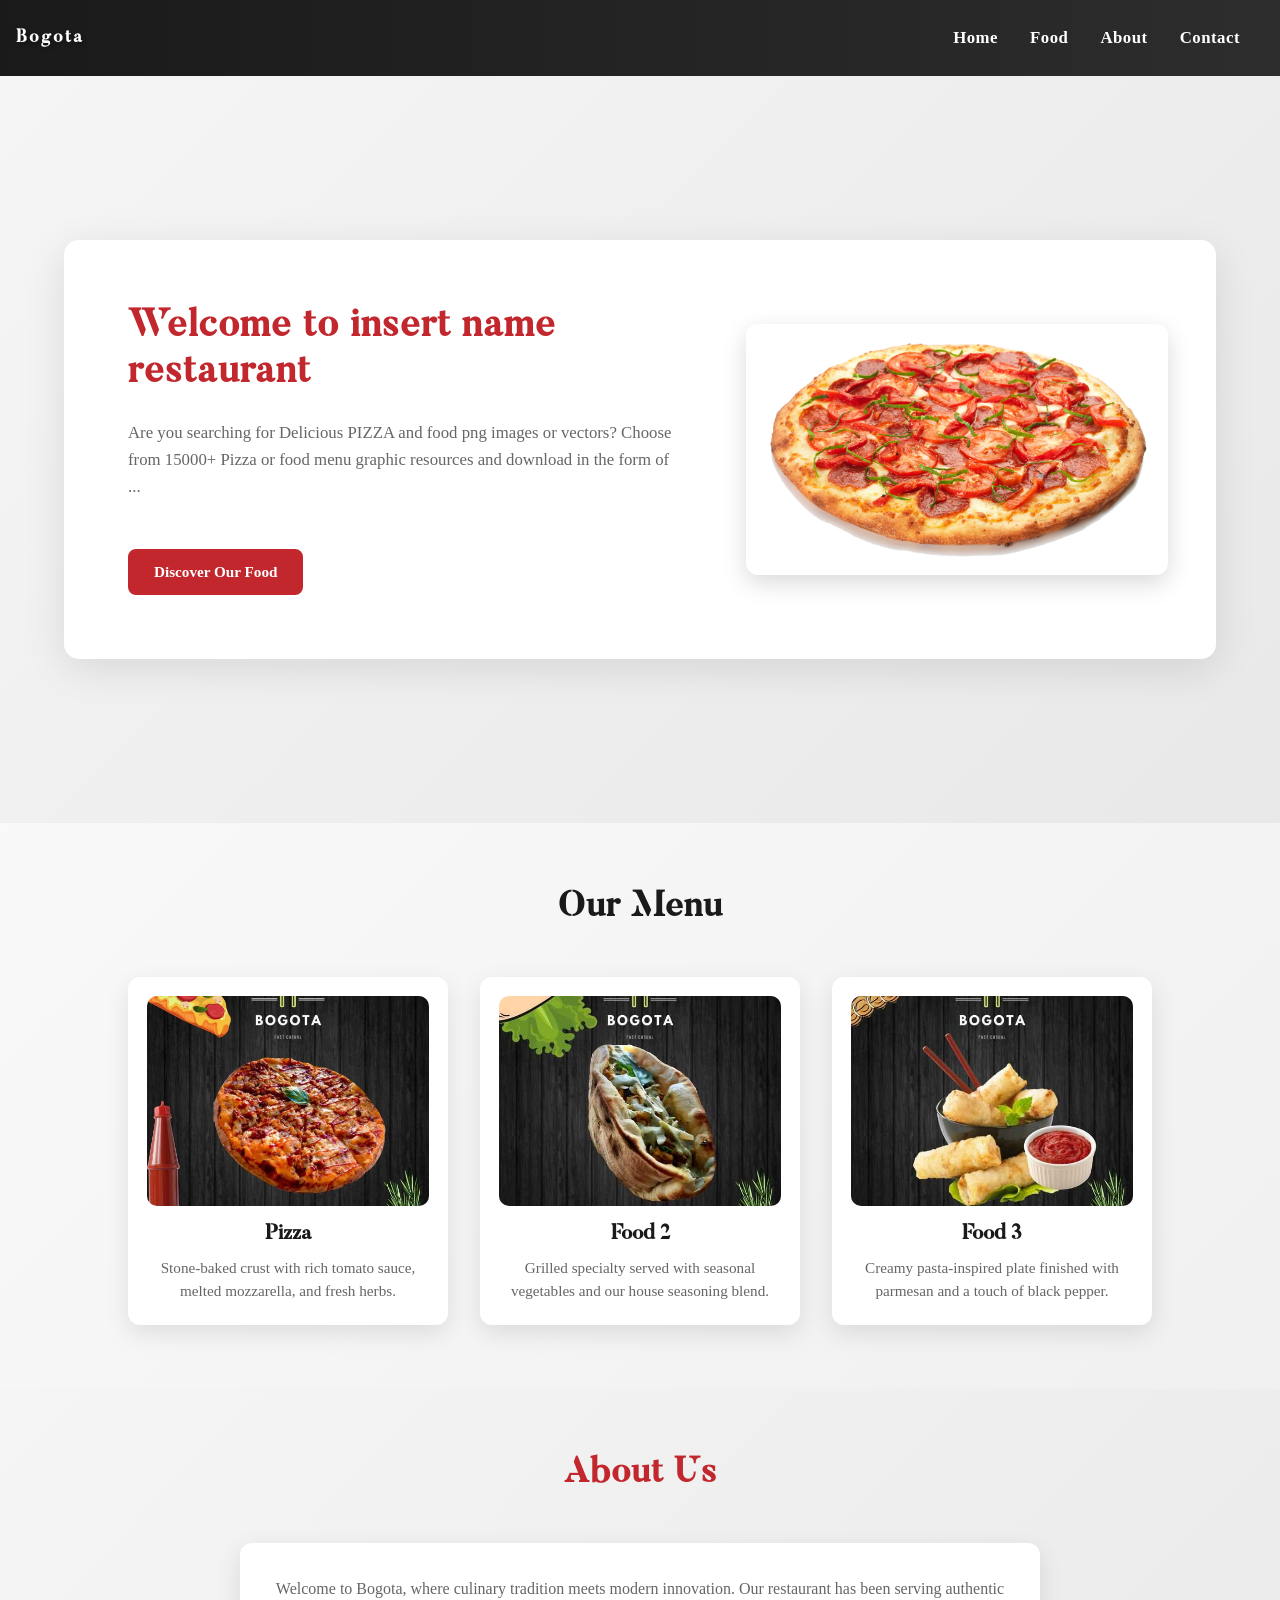
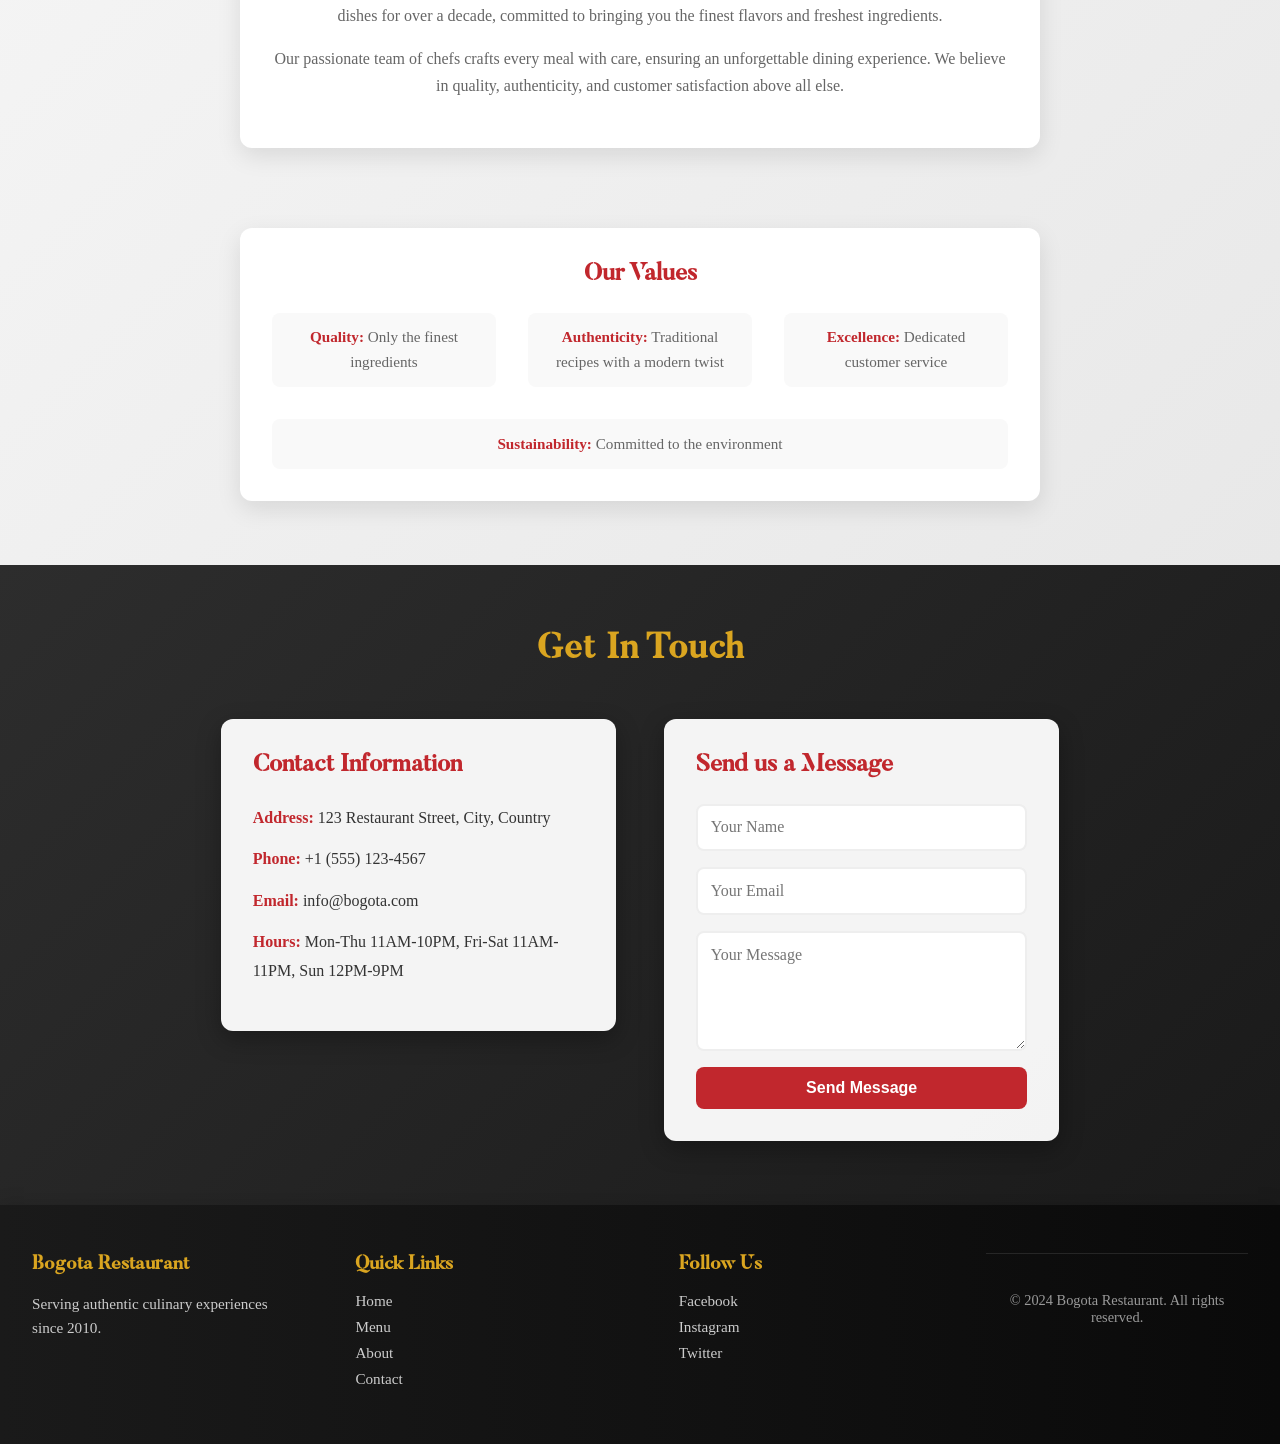
<file: html/index.html>
<!DOCTYPE html>
<html lang="en">
<head>
    <meta charset="UTF-8">
    <meta name="viewport" content="width=device-width, initial-scale=1.0">
    <link rel="stylesheet" href="../scss/style.css">
    <title>Document</title>
</head>

<body>
    
    
    <nav class="start">
        <header class="titre">Bogota</header>
        <nav class="nav1">
            <ul>
                <li><a href="">Home</a></li>
                <li><a href="">Food</a></li>
                <li><a href="">About</a></li>
                <li><a href="">Contact</a></li>
            </ul>
        </nav>
    </nav>
    <main class="page">
    <div class="content">
        <section>
            <h1 class="welcome-hero">Welcome to insert name restaurant</h1>
            <p>Are you searching for Delicious PIZZA and food png images or vectors? Choose from 15000+ Pizza or food menu graphic resources and download in the form of ...</p>
            <a href="#food-section" class="btn-discover">Discover Our Food</a>
        </section>
        <img src="../pic/pizza.png" alt="">
    </div>
        <!-- <div class="image-container">
            <img src="../pic/pizza.png" alt="Dog resto">
        </div> -->
    </main>

<section id="food-section" class="about-food">
    <h2>Our Menu</h2>
    <div class="food-cards">
        <div class="food-card">
            <img src="../pic/pz.jpg" alt="Pizza" class="food-image">
            <h3>Pizza</h3>
            <p>Stone-baked crust with rich tomato sauce, melted mozzarella, and fresh herbs.</p>
        </div>
        <div class="food-card">
            <img src="../pic/food2.jpg" alt="Food2" class="food-image">
            <h3>Food 2</h3>
            <p>Grilled specialty served with seasonal vegetables and our house seasoning blend.</p>
        </div>
        <div class="food-card">
            <img src="../pic/food 3.jpg" alt="Food 3" class="food-image">
            <h3>Food 3</h3>
            <p>Creamy pasta-inspired plate finished with parmesan and a touch of black pepper.</p>
        </div>  
    </div>
</section>

<section id="about-section" class="about">
    <h2>About Us</h2>
    <div class="about-content">
        <div class="about-text-full">
            <p>Welcome to Bogota, where culinary tradition meets modern innovation. Our restaurant has been serving authentic dishes for over a decade, committed to bringing you the finest flavors and freshest ingredients.</p>
            <p>Our passionate team of chefs crafts every meal with care, ensuring an unforgettable dining experience. We believe in quality, authenticity, and customer satisfaction above all else.</p>
        </div>
        <div class="about-values">
            <h3>Our Values</h3>
            <ul>
                <li><strong>Quality:</strong> Only the finest ingredients</li>
                <li><strong>Authenticity:</strong> Traditional recipes with a modern twist</li>
                <li><strong>Excellence:</strong> Dedicated customer service</li>
                <li><strong>Sustainability:</strong> Committed to the environment</li>
            </ul>
        </div>
    </div>
</section>

<section id="contact-section" class="contact">
    <h2>Get In Touch</h2>
    <div class="contact-content">
        <div class="contact-info">
            <h3>Contact Information</h3>
            <p><strong>Address:</strong> 123 Restaurant Street, City, Country</p>
            <p><strong>Phone:</strong> +1 (555) 123-4567</p>
            <p><strong>Email:</strong> info@bogota.com</p>
            <p><strong>Hours:</strong> Mon-Thu 11AM-10PM, Fri-Sat 11AM-11PM, Sun 12PM-9PM</p>
        </div>
        <div class="contact-form">
            <h3>Send us a Message</h3>
            <form>
                <input type="text" placeholder="Your Name" required>
                <input type="email" placeholder="Your Email" required>
                <textarea placeholder="Your Message" rows="5" required></textarea>
                <button type="submit" class="btn-submit">Send Message</button>
            </form>
        </div>
    </div>
</section>

<footer class="footer">
    <div class="footer-content">
        <div class="footer-section">
            <h4>Bogota Restaurant</h4>
            <p>Serving authentic culinary experiences since 2010.</p>
        </div>
        <div class="footer-section">
            <h4>Quick Links</h4>
            <ul>
                <li><a href="#">Home</a></li>
                <li><a href="#">Menu</a></li>
                <li><a href="#">About</a></li>
                <li><a href="#">Contact</a></li>
            </ul>
        </div>
        <div class="footer-section">
            <h4>Follow Us</h4>
            <ul>
                <li><a href="#">Facebook</a></li>
                <li><a href="#">Instagram</a></li>
                <li><a href="#">Twitter</a></li>
            </ul>
        </div>
    </div>
    <div class="footer-bottom">
        <p>&copy; 2024 Bogota Restaurant. All rights reserved.</p>
    </div>
</footer>

</body>
</html>
</file>
<file: scss/style.css>
html, body {
  margin: 0;
  padding: 0;
  box-sizing: border-box;
  width: 100%;
  overflow-x: hidden;
}

*, *::before, *::after {
  box-sizing: inherit;
}

@font-face {
  font-family: "Butler";
  src: url("../font/Butler_Medium_Stencil.otf") format("opentype");
  font-weight: normal;
  font-style: normal;
}
.page {
  min-height: 83vh;
  width: 100%;
  background: linear-gradient(135deg, #f5f5f5 0%, #e8e8e8 100%);
  display: flex;
  justify-content: center;
  align-items: center;
  padding: 2rem 0;
  margin: 0;
}

.start {
  display: flex;
  flex-direction: row;
  justify-content: space-between;
  align-items: center;
  padding: 0.5rem 1rem;
  background: linear-gradient(90deg, #1a1a1a 0%, #2d2d2d 100%);
  box-shadow: 0 4px 15px rgba(0, 0, 0, 0.15);
}

.nav1 {
  padding: 0.75rem 1.5rem;
  order: 2;
  border-radius: 8px;
}
.nav1 ul {
  display: flex;
  justify-content: flex-start;
  gap: 2rem;
  list-style-type: none;
  margin: 0;
  padding: 0;
}
.nav1 li {
  padding: 0.5rem 0;
}
.nav1 a {
  text-decoration: none;
  color: rgb(255, 255, 255);
  font-weight: 600;
  font-size: 1.05rem;
  letter-spacing: 0.5px;
  transition: all 0.25s ease;
  border-bottom: 2px solid transparent;
}
.nav1 a:hover {
  color: #daa520;
  border-bottom-color: #daa520;
  transform: translateY(-2px);
}

.titre {
  order: 1;
  font-size: 1.1rem;
  font-family: "Butler", "Impact", "Arial Black", sans-serif;
  color: white;
  font-weight: bold;
  letter-spacing: 2px;
  text-shadow: 2px 2px 4px rgba(0, 0, 0, 0.3);
}

.content {
  display: flex;
  flex-direction: row;
  justify-content: center;
  align-items: center;
  gap: 3rem;
  background: white;
  width: 90%;
  max-width: 1200px;
  padding: 3rem;
  border-radius: 15px;
  box-shadow: 0 10px 40px rgba(0, 0, 0, 0.1);
  transition: transform 0.3s ease, box-shadow 0.3s ease;
}
.content:hover {
  transform: translateY(-5px);
  box-shadow: 0 15px 50px rgba(0, 0, 0, 0.15);
}
.content img {
  width: 40%;
  height: auto;
  border-radius: 12px;
  order: 4;
  box-shadow: 0 8px 25px rgba(0, 0, 0, 0.15);
  transition: transform 0.3s ease;
}
.content img:hover {
  transform: scale(1.03);
}

.content > section {
  display: flex;
  flex-direction: column;
  justify-content: center;
  align-items: flex-start;
  text-align: left;
  gap: 1.5rem;
  padding: 1rem;
  flex-grow: 0;
  max-width: 700px;
  margin: 0;
  order: 2;
}
.content > section h1 {
  font-size: 2.4rem;
  color: #c1272d;
  margin: 0;
  font-weight: 700;
  letter-spacing: 1px;
  line-height: 1.2;
  font-family: "Butler", "Georgia", serif;
}
.content > section p {
  font-size: 1.05rem;
  color: #666;
  line-height: 1.6;
  margin: 0;
  font-weight: 500;
}

.aside1 {
  background-color: rgb(255, 255, 255);
  padding-bottom: 35vh;
  flex-grow: 0.5;
  order: 1;
}

.aside2 {
  background-color: rgb(255, 255, 255);
  padding-bottom: 35vh;
  flex-grow: 0.5;
  order: 3;
}

footer {
  background: linear-gradient(90deg, #1a1a1a 0%, #2d2d2d 100%);
  padding: 2rem;
  display: flex;
  justify-content: flex-start;
  gap: 3rem;
  box-shadow: 0 -4px 15px rgba(0, 0, 0, 0.1);
}

.nave1 {
  flex-grow: 1;
}

.nave2 {
  flex-grow: 1;
}

.nave3 {
  flex-grow: 1;
}

.btn-discover {
  display: inline-block;
  margin-top: 1.5rem;
  padding: 0.75rem 1.5rem;
  background: #c1272d;
  color: white;
  text-decoration: none;
  border-radius: 8px;
  font-weight: 600;
  font-size: 0.95rem;
  transition: all 0.25s ease;
  border: 2px solid #c1272d;
}
.btn-discover:hover {
  background: transparent;
  color: #c1272d;
  transform: translateY(-2px);
  box-shadow: 0 8px 20px rgba(193, 39, 45, 0.25);
}

.about-food {
  width: 100%;
  min-height: auto;
  padding: 4rem 2rem;
  background: linear-gradient(135deg, #f9f9f9 0%, #f0f0f0 100%);
  text-align: center;
  display: flex;
  flex-direction: column;
  justify-content: center;
  align-items: center;
  margin: 0;
}
.about-food h2 {
  font-size: 2.2rem;
  color: #1a1a1a;
  margin: 0 0 3rem 0;
  font-family: "Butler", "Georgia", serif;
  letter-spacing: 1px;
  width: 100%;
  font-weight: 700;
}

.food-cards {
  display: flex;
  justify-content: center;
  align-items: flex-start;
  gap: 2rem;
  flex-wrap: wrap;
  max-width: 1200px;
  margin: 0 auto;
}

.food-card {
  background: white;
  border-radius: 12px;
  padding: 1.2rem;
  box-shadow: 0 8px 25px rgba(0, 0, 0, 0.1);
  transition: transform 0.3s ease, box-shadow 0.3s ease;
  flex: 1;
  min-width: 260px;
  max-width: 320px;
  text-align: center;
  overflow: hidden;
}
.food-card:hover {
  transform: translateY(-6px);
  box-shadow: 0 14px 35px rgba(0, 0, 0, 0.14);
}
.food-card .food-image {
  width: 100%;
  height: 210px;
  border-radius: 10px;
  object-fit: cover;
  margin-bottom: 1rem;
  display: block;
}
.food-card h3 {
  font-size: 1.3rem;
  color: #1a1a1a;
  margin: 0.4rem 0 0;
  font-weight: 600;
  font-family: "Butler", "Georgia", serif;
}
.food-card p {
  margin: 0.6rem 0 0.2rem;
  color: #666;
  font-size: 0.95rem;
  line-height: 1.5;
  font-weight: 500;
}

.about {
  width: 100%;
  min-height: auto;
  padding: 4rem 2rem;
  background: linear-gradient(135deg, #f5f5f5 0%, #e8e8e8 100%);
  text-align: center;
  display: flex;
  flex-direction: column;
  justify-content: center;
  align-items: center;
  margin: 0;
}
.about h2 {
  font-size: 2.2rem;
  color: #c1272d;
  margin: 0 0 3rem 0;
  font-family: "Butler", "Georgia", serif;
  letter-spacing: 1px;
  width: 100%;
  font-weight: 700;
}

.about-content {
  display: flex;
  justify-content: center;
  align-items: center;
  gap: 3rem;
  flex-wrap: wrap;
  max-width: 1200px;
  margin: 0 auto;
}

.about-text {
  background: white;
  border-radius: 12px;
  padding: 2rem;
  box-shadow: 0 8px 25px rgba(0, 0, 0, 0.1);
  flex: 1;
  min-width: 280px;
  max-width: 500px;
  text-align: left;
  transition: transform 0.3s ease, box-shadow 0.3s ease;
}
.about-text:hover {
  transform: translateY(-6px);
  box-shadow: 0 14px 35px rgba(0, 0, 0, 0.14);
}
.about-text p {
  font-size: 1rem;
  color: #666;
  line-height: 1.7;
  margin: 1rem 0;
  font-weight: 500;
}
.about-text p:first-child {
  margin-top: 0;
}

.about-text-full {
  background: white;
  border-radius: 12px;
  padding: 2rem;
  box-shadow: 0 8px 25px rgba(0, 0, 0, 0.1);
  width: 100%;
  max-width: 800px;
  text-align: center;
  margin-bottom: 2rem;
  transition: transform 0.3s ease, box-shadow 0.3s ease;
}
.about-text-full:hover {
  transform: translateY(-6px);
  box-shadow: 0 14px 35px rgba(0, 0, 0, 0.14);
}
.about-text-full p {
  font-size: 1rem;
  color: #666;
  line-height: 1.7;
  margin: 1rem 0;
  font-weight: 500;
}
.about-text-full p:first-child {
  margin-top: 0;
}

.about-values {
  background: white;
  border-radius: 12px;
  padding: 2rem;
  box-shadow: 0 8px 25px rgba(0, 0, 0, 0.1);
  width: 100%;
  max-width: 800px;
  text-align: center;
  transition: transform 0.3s ease, box-shadow 0.3s ease;
}
.about-values:hover {
  transform: translateY(-6px);
  box-shadow: 0 14px 35px rgba(0, 0, 0, 0.14);
}
.about-values h3 {
  font-size: 1.5rem;
  color: #c1272d;
  margin: 0 0 1.5rem 0;
  font-family: "Butler", "Georgia", serif;
  font-weight: 700;
}
.about-values ul {
  list-style: none;
  padding: 0;
  margin: 0;
  display: flex;
  justify-content: center;
  gap: 2rem;
  flex-wrap: wrap;
}
.about-values ul li {
  font-size: 0.95rem;
  color: #666;
  padding: 0.8rem 1.5rem;
  background: #f9f9f9;
  border-radius: 8px;
  font-weight: 500;
  line-height: 1.6;
  flex: 1;
  min-width: 180px;
}
.about-values ul li strong {
  color: #c1272d;
  font-weight: 600;
}

.contact {
  width: 100%;
  min-height: auto;
  padding: 4rem 2rem;
  background: linear-gradient(135deg, #2d2d2d 0%, #1a1a1a 100%);
  text-align: center;
  display: flex;
  flex-direction: column;
  justify-content: center;
  align-items: center;
  margin: 0;
}
.contact h2 {
  font-size: 2.2rem;
  color: #daa520;
  margin: 0 0 3rem 0;
  font-family: "Butler", "Georgia", serif;
  letter-spacing: 1px;
  width: 100%;
  font-weight: 700;
}

.contact-content {
  display: flex;
  justify-content: center;
  align-items: flex-start;
  gap: 3rem;
  flex-wrap: wrap;
  max-width: 1200px;
  margin: 0 auto;
}

.contact-info {
  background: rgba(255, 255, 255, 0.95);
  border-radius: 12px;
  padding: 2rem;
  box-shadow: 0 8px 25px rgba(0, 0, 0, 0.3);
  flex: 1;
  min-width: 280px;
  max-width: 500px;
  text-align: left;
  transition: transform 0.3s ease, box-shadow 0.3s ease;
}
.contact-info:hover {
  transform: translateY(-6px);
  box-shadow: 0 14px 35px rgba(0, 0, 0, 0.4);
}
.contact-info h3 {
  font-size: 1.5rem;
  color: #c1272d;
  margin: 0 0 1.5rem 0;
  font-family: "Butler", "Georgia", serif;
  font-weight: 700;
}
.contact-info p {
  font-size: 1rem;
  color: #333;
  line-height: 1.8;
  margin: 0.8rem 0;
  font-weight: 500;
}
.contact-info p strong {
  color: #c1272d;
  font-weight: 700;
}

.contact-form {
  background: rgba(255, 255, 255, 0.95);
  border-radius: 12px;
  padding: 2rem;
  box-shadow: 0 8px 25px rgba(0, 0, 0, 0.3);
  flex: 1;
  min-width: 280px;
  max-width: 500px;
  text-align: left;
  transition: transform 0.3s ease, box-shadow 0.3s ease;
}
.contact-form:hover {
  transform: translateY(-6px);
  box-shadow: 0 14px 35px rgba(0, 0, 0, 0.4);
}
.contact-form h3 {
  font-size: 1.5rem;
  color: #c1272d;
  margin: 0 0 1.5rem 0;
  font-family: "Butler", "Georgia", serif;
  font-weight: 700;
}
.contact-form form {
  display: flex;
  flex-direction: column;
  gap: 1rem;
}
.contact-form form input, .contact-form form textarea {
  padding: 0.8rem;
  border: 2px solid #eee;
  border-radius: 8px;
  font-family: inherit;
  font-size: 1rem;
  transition: border-color 0.3s ease;
}
.contact-form form input:focus, .contact-form form textarea:focus {
  outline: none;
  border-color: #c1272d;
}
.contact-form form textarea {
  resize: vertical;
  min-height: 120px;
}

.btn-submit {
  padding: 0.75rem 1.5rem;
  background: #c1272d;
  color: white;
  border: none;
  border-radius: 8px;
  font-weight: 600;
  font-size: 1rem;
  cursor: pointer;
  transition: all 0.3s ease;
}
.btn-submit:hover {
  background: rgb(150.5732758621, 30.4267241379, 35.1077586207);
  transform: translateY(-2px);
  box-shadow: 0 8px 20px rgba(193, 39, 45, 0.3);
}

footer {
  background: linear-gradient(90deg, #1a1a1a 0%, #0a0a0a 100%);
  padding: 3rem 2rem 1rem;
  color: white;
  text-align: center;
}

.footer-content {
  display: flex;
  justify-content: center;
  gap: 4rem;
  max-width: 1200px;
  margin: 0 auto 2rem;
  flex-wrap: wrap;
}

.footer-section {
  flex: 1;
  min-width: 250px;
  text-align: left;
}
.footer-section h4 {
  font-size: 1.2rem;
  color: #daa520;
  margin: 0 0 1rem 0;
  font-weight: 700;
  font-family: "Butler", "Georgia", serif;
}
.footer-section p {
  color: #ccc;
  font-size: 0.95rem;
  line-height: 1.6;
  margin: 0;
}
.footer-section ul {
  list-style: none;
  padding: 0;
  margin: 0;
}
.footer-section ul li {
  margin: 0.5rem 0;
}
.footer-section ul li a {
  color: #ccc;
  text-decoration: none;
  font-size: 0.95rem;
  transition: color 0.3s ease;
}
.footer-section ul li a:hover {
  color: #daa520;
}

.footer-bottom {
  text-align: center;
  padding-top: 1.5rem;
  border-top: 1px solid rgba(255, 255, 255, 0.1);
  color: #999;
  font-size: 0.9rem;
}

/*# sourceMappingURL=style.css.map */
</file>
